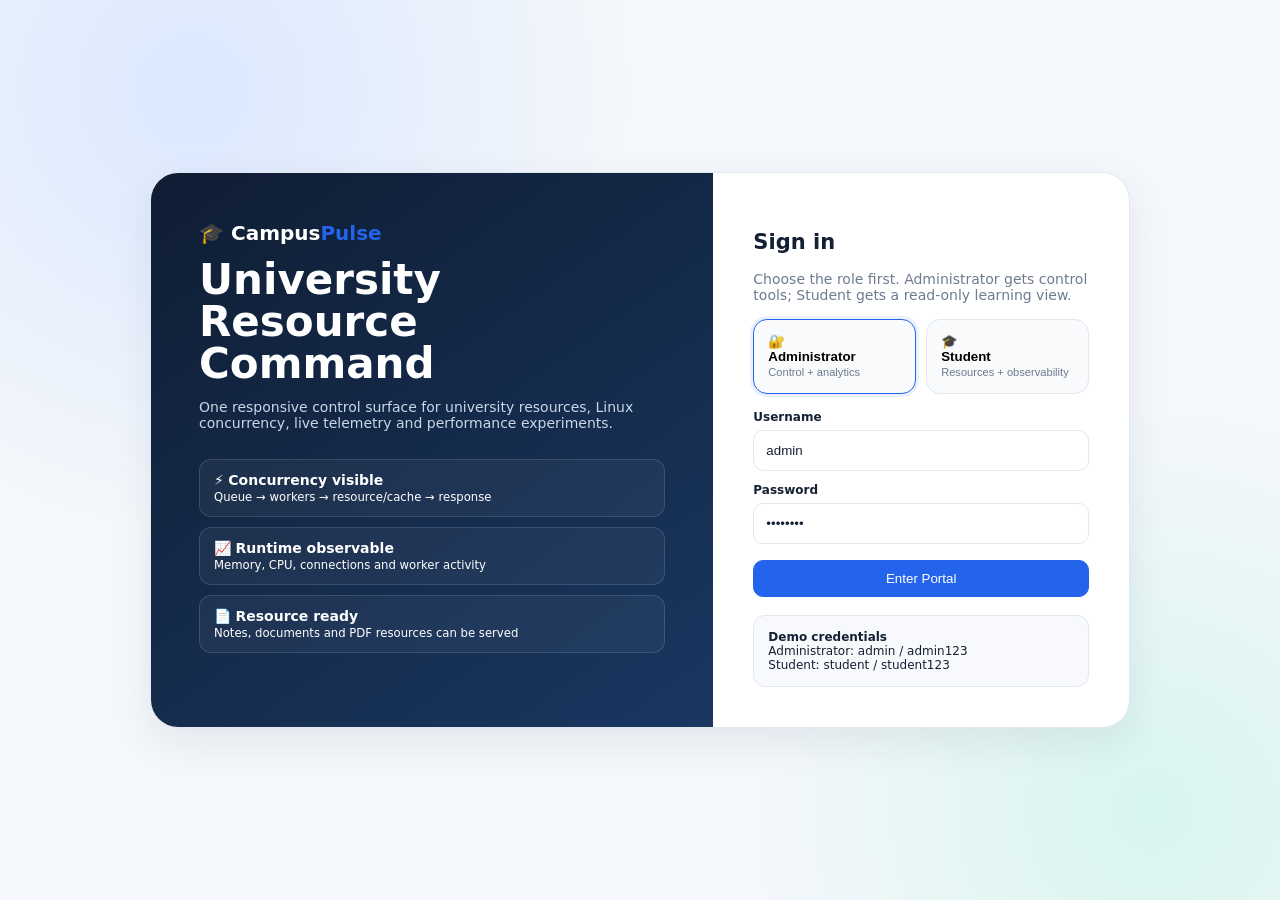
<file: University_Resource_Portal/dashboard/index.html>
<!doctype html><html><head><meta charset="utf-8"><meta name="viewport" content="width=device-width,initial-scale=1"><title>CampusPulse · UniResource</title><style>
:root{--bg:#f4f7fb;--surface:#fff;--ink:#142033;--muted:#6d7b8f;--line:#e2e8f0;--nav:#0f1d33;--nav2:#172844;--accent:#2463eb;--accent2:#18a78a;--warn:#e99b24;--danger:#d94a5b;--shadow:0 14px 40px rgba(22,38,63,.08)}*{box-sizing:border-box}body{margin:0;background:var(--bg);color:var(--ink);font:14px Inter,system-ui,sans-serif}.hidden{display:none!important}.login{min-height:100vh;display:grid;place-items:center;background:radial-gradient(circle at 15% 10%,#dbe8ff,transparent 32%),radial-gradient(circle at 90% 90%,#d8f5ef,transparent 28%),var(--bg);padding:20px}.loginbox{width:min(980px,100%);display:grid;grid-template-columns:1.15fr .85fr;background:var(--surface);border:1px solid var(--line);border-radius:28px;overflow:hidden;box-shadow:var(--shadow)}.loginhero{padding:48px;background:linear-gradient(145deg,#0f1d33,#193761);color:#fff}.loginhero h1{font-size:42px;line-height:1;margin:14px 0}.loginhero p{color:#cbd7e8;max-width:560px}.featureline{display:grid;gap:10px;margin-top:28px}.featureline div{padding:12px 14px;border:1px solid #ffffff22;border-radius:12px;background:#ffffff0c}.loginform{padding:40px}.rolepick{display:grid;grid-template-columns:1fr 1fr;gap:10px;margin:16px 0}.role{padding:14px;border:1px solid var(--line);border-radius:14px;background:#f8fafc;cursor:pointer;text-align:left}.role.active{border-color:var(--accent);box-shadow:0 0 0 3px #2463eb18}.role b{display:block}.role small{color:var(--muted)}input,select,textarea{width:100%;padding:12px;border:1px solid var(--line);border-radius:10px;background:#fff;color:var(--ink);outline:none}label{font-weight:700;font-size:12px;display:block;margin:12px 0 6px}.btn{border:1px solid var(--line);background:#fff;color:var(--ink);padding:10px 14px;border-radius:10px;cursor:pointer;transition:.2s}.btn:hover{transform:translateY(-2px);box-shadow:0 8px 18px #17284418}.btn.primary{background:var(--accent);color:#fff;border-color:var(--accent)}.btn.green{background:var(--accent2);color:#fff;border-color:var(--accent2)}.btn.danger{background:#fff1f3;color:var(--danger);border-color:#ffd1d7}.shell{display:none;min-height:100vh}.top{height:70px;background:var(--surface);border-bottom:1px solid var(--line);display:flex;align-items:center;justify-content:space-between;padding:0 24px;position:sticky;top:0;z-index:10}.brand{font-weight:900;font-size:20px}.brand span{color:var(--accent)}.topright{display:flex;gap:10px;align-items:center}.pill{padding:6px 9px;border-radius:99px;background:#eef3fb;color:#52627a;font-size:11px;font-weight:800}.dot{width:9px;height:9px;border-radius:50%;background:var(--accent2);display:inline-block}.layout{display:grid;grid-template-columns:240px 1fr}.side{background:var(--nav);min-height:calc(100vh - 70px);padding:18px;position:sticky;top:70px}.side button{width:100%;padding:12px;text-align:left;border:0;background:transparent;color:#b7c5d8;border-radius:10px;margin:3px 0;cursor:pointer}.side button:hover,.side button.active{background:var(--nav2);color:#fff}.main{padding:28px;max-width:1500px;width:100%}.section{display:none}.section.active{display:block}.title{display:flex;justify-content:space-between;gap:16px;align-items:end;margin-bottom:18px}.title h1{margin:0;font-size:30px}.muted{color:var(--muted)}.metrics{display:grid;grid-template-columns:repeat(5,1fr);gap:12px}.metric,.panel,.resource{background:var(--surface);border:1px solid var(--line);border-radius:16px;box-shadow:var(--shadow)}.metric{padding:16px;transition:.2s}.metric:hover,.resource:hover{transform:translateY(-3px)}.metric small{color:var(--muted)}.metric .num{font-size:28px;font-weight:900;margin-top:7px}.grid2{display:grid;grid-template-columns:1.35fr 1fr;gap:16px;margin-top:16px}.two{display:grid;grid-template-columns:1fr 1fr;gap:16px}.panel{padding:18px}.chart{height:230px}.chart canvas{width:100%;height:100%}.bar{height:12px;background:#edf1f6;border-radius:99px;overflow:hidden}.bar i{display:block;height:100%;background:linear-gradient(90deg,var(--accent),#63a1ff);width:0;transition:width .5s}.workers{display:grid;grid-template-columns:repeat(auto-fill,minmax(150px,1fr));gap:10px}.worker{padding:14px;border:1px solid var(--line);border-radius:12px;transition:.2s}.worker:hover{transform:scale(1.02);box-shadow:var(--shadow)}.badge{display:inline-block;padding:4px 8px;border-radius:99px;font-size:10px;font-weight:800}.good{background:#e6f7f1;color:#087b61}.busy{background:#fff4df;color:#9a6200}.bad{background:#ffe9ed;color:#b42c40}.events{max-height:480px;overflow:auto}.event{display:grid;grid-template-columns:150px 160px 1fr;gap:8px;padding:10px;border-bottom:1px solid var(--line);font:12px ui-monospace,monospace}.event b{color:var(--accent)}.resourcegrid{display:grid;grid-template-columns:repeat(auto-fit,minmax(250px,1fr));gap:14px}.resource{padding:16px}.resource h3{margin:9px 0}.actions{display:flex;gap:7px;flex-wrap:wrap;margin-top:12px}.formgrid{display:grid;grid-template-columns:1fr 1fr;gap:12px}.full{grid-column:1/-1}.explain{background:#f7f9fc;border:1px solid var(--line);border-radius:12px;padding:14px}.flow{display:flex;gap:8px;align-items:center;flex-wrap:wrap}.node{padding:10px 12px;background:#f4f7fb;border:1px solid var(--line);border-radius:10px;font-weight:700}.arrow{color:var(--accent);font-weight:900}.studentHero{padding:24px;border-radius:18px;background:linear-gradient(120deg,#11223d,#1e4c8f);color:#fff}.studentHero h1{font-size:34px;margin:0 0 8px}.studentHero p{color:#cfdbed}.studentgrid{display:grid;grid-template-columns:repeat(auto-fit,minmax(220px,1fr));gap:14px;margin-top:16px}.serverbutton{display:flex;justify-content:space-between;align-items:center}.toast{position:fixed;right:20px;bottom:20px;padding:13px 16px;background:#142033;color:#fff;border-radius:10px;box-shadow:var(--shadow);display:none;z-index:30}@media(max-width:1100px){.metrics{grid-template-columns:repeat(3,1fr)}.grid2,.two{grid-template-columns:1fr}.layout{grid-template-columns:200px 1fr}}@media(max-width:760px){.loginbox{grid-template-columns:1fr}.loginhero{padding:30px}.loginhero h1{font-size:34px}.layout{display:block}.side{position:static;min-height:auto;display:flex;overflow:auto;gap:5px}.side button{min-width:max-content}.main{padding:15px}.metrics{grid-template-columns:1fr 1fr}.top{padding:0 12px}.top .pill{display:none}.formgrid{grid-template-columns:1fr}.full{grid-column:auto}.event{grid-template-columns:1fr}.title{align-items:start;flex-direction:column}}
</style></head><body>
<div id="login" class="login"><div class="loginbox"><div class="loginhero"><div class="brand">🎓 Campus<span>Pulse</span></div><h1>University Resource Command</h1><p>One responsive control surface for university resources, Linux concurrency, live telemetry and performance experiments.</p><div class="featureline"><div>⚡ <b>Concurrency visible</b><br><small>Queue → workers → resource/cache → response</small></div><div>📈 <b>Runtime observable</b><br><small>Memory, CPU, connections and worker activity</small></div><div>📄 <b>Resource ready</b><br><small>Notes, documents and PDF resources can be served</small></div></div></div><div class="loginform"><h2>Sign in</h2><p class="muted">Choose the role first. Administrator gets control tools; Student gets a read-only learning view.</p><div class="rolepick"><button id="adminRole" class="role active" onclick="chooseRole('administrator')">🔐 <b>Administrator</b><small>Control + analytics</small></button><button id="studentRole" class="role" onclick="chooseRole('student')">🎓 <b>Student</b><small>Resources + observability</small></button></div><label>Username</label><input id="username" value="admin"><label>Password</label><input id="password" type="password" value="admin123"><button class="btn primary" style="width:100%;margin-top:16px" onclick="login()">Enter Portal</button><p id="loginMsg" class="muted" style="margin-top:14px"></p><div class="explain" style="margin-top:18px;font-size:12px"><b>Demo credentials</b><br>Administrator: admin / admin123<br>Student: student / student123</div></div></div></div>
<div id="app" class="shell"><header class="top"><div class="brand">🎓 Campus<span>Pulse</span> · UniResource</div><div class="topright"><span class="dot" id="dot"></span><span class="pill" id="rolePill">ROLE</span><span class="pill" id="serverState">SERVER</span><button class="btn" onclick="logout()">Sign out</button></div></header><div class="layout"><aside class="side" id="nav"></aside><main class="main">
<section id="student" class="section"><div class="studentHero"><h1>Student Resource Dashboard</h1><p>Read-only view of the university portal and the concurrent server that delivers it. Server controls stay with the administrator.</p><div class="serverbutton"><div><b>Server connection</b><br><small id="studentServerText">Checking…</small></div><a class="btn green" href="http://127.0.0.1:9090" target="_blank">Open Student Portal ↗</a></div></div><div class="metrics" style="margin-top:16px"><div class="metric"><small>Requests</small><div class="num" id="sReq">0</div></div><div class="metric"><small>Active Connections</small><div class="num" id="sActive">0</div></div><div class="metric"><small>Queue</small><div class="num" id="sQueue">0</div></div><div class="metric"><small>CPU</small><div class="num" id="sCpu">0%</div></div><div class="metric"><small>Memory</small><div class="num" id="sMem">0%</div></div></div><div class="grid2"><div class="panel"><h3>What happens when many students click at once?</h3><div class="flow"><span class="node">Students</span><span class="arrow">→</span><span class="node">TCP accept()</span><span class="arrow">→</span><span class="node">Bounded queue</span><span class="arrow">→</span><span class="node">Worker pool</span><span class="arrow">→</span><span class="node">Resource/cache</span><span class="arrow">→</span><span class="node">HTTP response</span></div><p class="muted">The key idea is concurrency: requests can be accepted and processed by multiple POSIX worker threads instead of waiting for one request to finish before starting the next.</p></div><div class="panel"><h3>Why is there a server button?</h3><p class="muted">Students need a portal entry point, not server-control privileges. This button opens the resource portal on port 9090. Start/stop, fault injection, worker configuration and benchmarks remain administrator actions.</p></div></div><div class="panel" style="margin-top:16px"><h3>Available resources</h3><div id="studentResources" class="resourcegrid"></div></div></section>
<section id="overview" class="section"><div class="title"><div><h1>Executive Resource Overview</h1><p class="muted">High-level view of real-time request flow, concurrency and resource delivery.</p></div><button class="btn primary adminOnly" onclick="startServer()">▶ Ensure Server Running</button></div><div class="metrics"><div class="metric"><small>Total Requests</small><div class="num" id="mReq">0</div></div><div class="metric"><small>Requests / sec</small><div class="num" id="mRps">0</div></div><div class="metric"><small>Queue</small><div class="num" id="mQueue">0</div></div><div class="metric"><small>Active Connections</small><div class="num" id="mActive">0</div></div><div class="metric"><small>Cache Hit Rate</small><div class="num" id="mCache">0%</div></div></div><div class="grid2"><div class="panel"><h3>Memory utilization</h3><div class="num" id="memPct">0%</div><div class="bar"><i id="memBar"></i></div><p class="muted" id="memText">Loading…</p><div class="chart"><canvas id="memChart"></canvas></div></div><div class="panel"><h3>Worker Digital Twin</h3><div id="workersMini" class="workers"></div></div></div><div class="grid2"><div class="panel"><h3>Request activity</h3><div class="chart"><canvas id="reqChart"></canvas></div></div><div class="panel"><h3>System facts</h3><table style="width:100%"><tbody><tr><td>Server PID</td><td id="pid">—</td></tr><tr><td>Worker pool</td><td id="workerCount">—</td></tr><tr><td>Queue capacity</td><td id="qCap">—</td></tr><tr><td>Bytes served</td><td id="bytes">—</td></tr><tr><td>Failed requests</td><td id="failed">—</td></tr></tbody></table></div></div></section>
<section id="resources" class="section"><div class="title"><div><h1>Resource Management</h1><p class="muted">CRUD plus PDF/document upload. Every action creates normal HTTP work for the same concurrent server path.</p></div><button class="btn primary adminOnly" onclick="newResource()">＋ Add Resource / PDF</button></div><div class="panel"><input id="resourceSearch" placeholder="Search title, category or description" oninput="renderResources()"><div id="resourceGrid" class="resourcegrid" style="margin-top:15px"></div></div><div id="resourceForm" class="panel hidden" style="margin-top:16px"><h3 id="formTitle">Add Resource</h3><div class="formgrid"><input id="rid" type="hidden"><div><label>Title</label><input id="rtitle"></div><div><label>Category</label><input id="rcat" placeholder="Notes / Lab / PDF"></div><div class="full"><label>Description</label><textarea id="rdesc"></textarea></div><div><label>Filename</label><input id="rfile" placeholder="example.pdf"></div><div><label>File upload</label><input id="rupload" type="file" accept=".pdf,.txt,.doc,.docx"></div></div><div class="actions"><button class="btn primary" onclick="saveResource()">Save Resource</button><button class="btn" onclick="closeForm()">Cancel</button></div></div></section>
<section id="workers" class="section"><div class="title"><div><h1>Concurrency · Worker Pool</h1><p class="muted">Producer/consumer behavior with a bounded queue, mutex and condition variable.</p></div></div><div class="panel"><div id="workersFull" class="workers"></div><div class="explain" style="margin-top:16px"><b>Viva:</b> Incoming connections are producers. The synchronized queue stores work. POSIX worker threads consume requests concurrently. This is why multiple users can access the portal at the same time.</div></div></section>
<section id="memory" class="section"><div class="title"><div><h1>Memory & CPU Observatory</h1><p class="muted">Linux telemetry used to explain what the operating system is doing while requests run.</p></div></div><div class="two"><div class="panel"><h3>Memory utilization</h3><div class="num" id="memBig">0%</div><p id="memDetailed" class="muted">—</p><div class="chart"><canvas id="memChart2"></canvas></div></div><div class="panel"><h3>CPU utilization</h3><div class="num" id="cpuBig">0%</div><p id="cpuDetailed" class="muted">Read from Linux /proc/stat.</p><div class="chart"><canvas id="cpuChart"></canvas></div></div></div><div class="panel" style="margin-top:16px"><h3>Memory components</h3><table style="width:100%"><tbody><tr><td>Total</td><td id="mtotal">—</td></tr><tr><td>Available</td><td id="mavailable">—</td></tr><tr><td>Used</td><td id="mused">—</td></tr><tr><td>Free</td><td id="mfree">—</td></tr><tr><td>Buffers</td><td id="mbuf">—</td></tr><tr><td>Cached</td><td id="mcache">—</td></tr><tr><td>Server RSS</td><td id="mrss">—</td></tr><tr><td>Server threads</td><td id="mthreads">—</td></tr></tbody></table></div><div class="explain" style="margin-top:16px">Memory is calculated from Linux <code>/proc/meminfo</code> using Total − Available. CPU utilization is derived from the Linux aggregate CPU counters in <code>/proc/stat</code>. The rolling graphs make resource behavior visible while benchmark or multi-user traffic is running.</div></section>
<section id="events" class="section"><div class="title"><div><h1>Live Event Timeline</h1><p class="muted">The bridge between a dashboard click and the underlying C server behavior.</p></div><button class="btn" onclick="refresh()">↻ Refresh</button></div><div class="panel"><div id="eventsList" class="events"></div></div></section>
<section id="fault" class="section"><div class="title"><div><h1>Fault Laboratory</h1><p class="muted">Controlled worker failure and supervisor replacement.</p></div></div><div class="two"><div class="panel"><h3>Inject worker fault</h3><p class="muted">SIGUSR1 requests a controlled worker fault. The supervisor observes the missing worker and creates a replacement.</p><button class="btn danger adminOnly" onclick="fault()">⚠ Inject Worker Fault</button><div id="faultResult" class="explain" style="margin-top:14px">Ready.</div></div><div class="panel"><h3>Server lifecycle</h3><p class="muted">Clean shutdown and restart are administrator operations so the student path remains read-only.</p><button class="btn adminOnly" onclick="stopServer()">Stop Server</button></div></div></section>
<section id="perf" class="section"><div class="title"><div><h1>Performance Laboratory</h1><p class="muted">Benchmark = a controlled, repeatable workload used to measure how concurrency configuration changes throughput.</p></div></div><div class="two"><div class="panel"><label>Worker count</label><select id="perfWorkers"><option>1</option><option>2</option><option>4</option><option selected>8</option><option>16</option></select><label>Concurrent requests</label><input id="perfRequests" type="number" value="100" min="1" max="1000"><button class="btn primary adminOnly" style="margin-top:14px" onclick="runPerf()">🚀 Run Benchmark</button><div id="perfResult" class="explain" style="margin-top:14px">Keep the request count the same when comparing worker configurations.</div></div><div class="panel"><h3>What does the benchmark prove?</h3><ul class="muted"><li>It creates concurrent HTTP requests to <code>/health</code>.</li><li>It measures elapsed time, successful requests and requests/sec.</li><li>Repeat the same workload with 1, 2, 4 and 8 workers.</li><li>Observe queue, CPU, memory, active connections and errors alongside throughput.</li><li>Results are measured on the machine running the project; they are not fixed claims.</li></ul></div></div></section>
</main></div></div><div id="toast" class="toast"></div><script>
let role=null,state={events:[],resources:[],memoryHistory:[],cpuHistory:[],requestHistory:[]},selectedRole='administrator',lastReq=0,lastTime=Date.now();const $=id=>document.getElementById(id),fmt=n=>{if(n===undefined||n===null)return'—';let u=['B','KB','MB','GB','TB'],i=0;while(n>=1024&&i<u.length-1){n/=1024;i++}return n.toFixed(i?1:0)+' '+u[i]};
function chooseRole(r){selectedRole=r;adminRole.classList.toggle('active',r==='administrator');studentRole.classList.toggle('active',r==='student');username.value=r==='administrator'?'admin':'student';password.value=r==='administrator'?'admin123':'student123'}
async function api(url,opt={}){let r=await fetch(url,{headers:{'Content-Type':'application/json'},...opt});let d=await r.json().catch(()=>({error:'Invalid response'}));if(!r.ok)throw Error(d.error||'Request failed');return d}
async function login(){loginMsg.textContent='Signing in…';try{let d=await api('/api/login',{method:'POST',body:JSON.stringify({username:username.value,password:password.value})});role=d.role;login.style.display='none';app.style.display='block';buildNav();await refresh();show(role==='administrator'?'overview':'student');toast('Signed in as '+role)}catch(e){loginMsg.textContent=e.message}}
async function logout(){try{await api('/api/logout',{method:'POST',body:'{}'})}catch{}location.reload()}
function buildNav(){let items=role==='administrator'?[['overview','▦ Overview'],['resources','▤ Resources'],['workers','⚙ Concurrency'],['memory','◉ Memory & CPU'],['events','ϟ Live Events'],['fault','⚠ Fault Lab'],['perf','↗ Performance Lab']]:[['student','⌂ Student Dashboard'],['resources','▤ Resources'],['memory','◉ Server Observability'],['events','ϟ Live Events']];nav.innerHTML=items.map(([id,t])=>`<button data-tab="${id}">${t}</button>`).join('');nav.querySelectorAll('button').forEach(b=>b.onclick=()=>show(b.dataset.tab))}
function show(id){document.querySelectorAll('.side button').forEach(b=>b.classList.toggle('active',b.dataset.tab===id));document.querySelectorAll('.section').forEach(s=>s.classList.remove('active'));$(id)?.classList.add('active');if(id==='resources')renderResources();if(id==='student')renderStudentResources()}
function draw(c,data,label){if(!c)return;let dpr=devicePixelRatio||1,w=c.clientWidth,h=c.clientHeight;c.width=w*dpr;c.height=h*dpr;let x=c.getContext('2d');x.scale(dpr,dpr);x.clearRect(0,0,w,h);x.strokeStyle='#e2e8f0';for(let i=0;i<5;i++){let y=18+i*(h-42)/4;x.beginPath();x.moveTo(30,y);x.lineTo(w-8,y);x.stroke()}if(data.length<2)return;let max=Math.max(...data,1),min=Math.min(...data,0),range=max-min||1;x.strokeStyle='#2463eb';x.lineWidth=3;x.beginPath();data.forEach((v,i)=>{let px=30+i*(w-40)/(data.length-1),py=h-22-(v-min)/range*(h-48);i?x.lineTo(px,py):x.moveTo(px,py)});x.stroke();x.fillStyle='#6d7b8f';x.font='11px system-ui';x.fillText(label,32,13)}
function renderWorkers(target='workersMini'){let ws=state.metrics?.worker_states||[];$(target).innerHTML=ws.map(w=>`<div class="worker"><b>W${w.id}</b><span class="badge ${w.alive?(w.busy?'busy':'good'):'bad'}" style="float:right">${w.alive?(w.busy?'BUSY':'IDLE'):'FAILED'}</span><div class="muted" style="margin-top:12px">${w.requests} requests</div></div>`).join('')||'<p class="muted">No workers reported.</p>'}
function renderEvents(){let ev=state.events.slice(-100).reverse();eventsList.innerHTML=ev.map(e=>`<div class="event"><span>${e.timestamp||''}</span><b>${e.event||''}</b><span>${e.detail||''}</span></div>`).join('')||'<p class="muted">No events yet.</p>'}
function card(r,admin=false){let isPdf=(r.filename||'').toLowerCase().endsWith('.pdf');return `<article class="resource"><span class="badge good">${r.category||'Other'}</span> ${isPdf?'<span class="badge busy">PDF</span>':''}<h3>${r.title}</h3><p class="muted">${r.description||''}</p><small>${r.filename} · ${fmt(r.size)}</small><div class="actions"><a class="btn" href="http://127.0.0.1:9090/resource/${encodeURIComponent(r.filename)}" target="_blank">${isPdf?'View PDF':'View'}</a><a class="btn" download href="http://127.0.0.1:9090/resource/${encodeURIComponent(r.filename)}">Download</a>${admin?`<button class="btn" onclick='editResource(${JSON.stringify(r.id)})'>Edit</button><button class="btn danger" onclick='deleteResource(${JSON.stringify(r.id)})'>Delete</button>`:''}</div></article>`}
function renderResources(){let q=($('resourceSearch')?.value||'').toLowerCase();resourceGrid.innerHTML=state.resources.filter(r=>JSON.stringify(r).toLowerCase().includes(q)).map(r=>card(r,role==='administrator')).join('')||'<p class="muted">No resources.</p>'}
function renderStudentResources(){studentResources.innerHTML=state.resources.map(r=>card(r,false)).join('')}
async function refresh(){try{let s=await api('/api/status');state={...state,...s,metrics:s.metrics};let m=s.metrics||{},mem=s.memory||{};serverState.textContent=m.server_running?'SERVER RUNNING':'SERVER STOPPED';dot.style.background=m.server_running?'#18a78a':'#d94a5b';rolePill.textContent=role.toUpperCase();let now=Date.now(),dt=(now-lastTime)/1000;let rps=dt>0?Math.max(0,((m.requests_total||0)-lastReq)/dt):0;lastReq=m.requests_total||0;lastTime=now;mReq.textContent=m.requests_total||0;mRps.textContent=rps.toFixed(1);mQueue.textContent=(m.queue_size||0)+' / '+(m.queue_capacity||0);mActive.textContent=m.active_connections||0;let hit=m.cache_hits||0,miss=m.cache_misses||0;mCache.textContent=(hit+miss?hit/(hit+miss)*100:0).toFixed(1)+'%';pid.textContent=mem.process?.pid||'—';workerCount.textContent=m.workers||0;qCap.textContent=m.queue_capacity||0;bytes.textContent=fmt(m.bytes_sent||0);failed.textContent=m.requests_failed||0;let pct=mem.used_percent||0;memPct.textContent=pct.toFixed(1)+'%';memBig.textContent=pct.toFixed(1)+'%';memBar.style.width=pct+'%';memText.textContent=`Used ${fmt(mem.used)} of ${fmt(mem.total)} · Available ${fmt(mem.available)}`;memDetailed.textContent=`Total ${fmt(mem.total)} · Available ${fmt(mem.available)} · Used ${fmt(mem.used)}`;cpuBig.textContent=(mem.cpu_percent||0).toFixed(1)+'%';cpuDetailed.textContent=`Linux /proc/stat · server threads ${mem.process?.threads||0}`;['mtotal','mavailable','mused','mfree','mbuf','mcache','mrss','mthreads'].forEach((id,i)=>$(id).textContent=fmt([mem.total,mem.available,mem.used,mem.free,mem.buffers,mem.cached,mem.process?.rss,mem.process?.threads][i]));state.memoryHistory.push(pct);state.cpuHistory.push(mem.cpu_percent||0);state.requestHistory.push(m.requests_total||0);for(let k of ['memoryHistory','cpuHistory','requestHistory'])if(state[k].length>60)state[k].shift();draw(memChart,state.memoryHistory,'Used memory %');draw(memChart2,state.memoryHistory,'Used memory %');draw(cpuChart,state.cpuHistory,'CPU %');draw(reqChart,state.requestHistory,'Total requests');renderWorkers();renderWorkers('workersFull');renderEvents();renderResources();renderStudentResources();sReq.textContent=m.requests_total||0;sActive.textContent=m.active_connections||0;sQueue.textContent=m.queue_size||0;sCpu.textContent=(mem.cpu_percent||0).toFixed(1)+'%';sMem.textContent=pct.toFixed(1)+'%';studentServerText.textContent=m.server_running?'Connected to concurrent C server on port 9090':'Server is stopped';document.querySelectorAll('.adminOnly').forEach(x=>x.classList.toggle('hidden',role!=='administrator'))}catch(e){if(e.message.includes('Login'))location.reload()}}
async function startServer(){await api('/api/start',{method:'POST',body:JSON.stringify({workers:8})});toast('Server ensured running');setTimeout(refresh,500)}async function stopServer(){await api('/api/stop',{method:'POST',body:'{}'});toast('Shutdown requested');setTimeout(refresh,700)}
function newResource(){resourceForm.classList.remove('hidden');formTitle.textContent='Add Resource / PDF';['rid','rtitle','rcat','rdesc','rfile'].forEach(x=>$(x).value='');rupload.value=''}function closeForm(){resourceForm.classList.add('hidden')}
async function saveResource(){let file=rupload.files[0],data={title:rtitle.value,category:rcat.value,description:rdesc.value,filename:rfile.value};if(file){data.filename=file.name;let bytes=new Uint8Array(await file.arrayBuffer()),bin='';for(let i=0;i<bytes.length;i+=0x8000)bin+=String.fromCharCode(...bytes.subarray(i,i+0x8000));data.content=btoa(bin);data.base64=true}else if(!data.filename)data.filename='resource.txt';let id=rid.value;await api(id?'/api/resources/'+id:'/api/resources',{method:id?'PUT':'POST',body:JSON.stringify(data)});closeForm();await refresh();toast('Resource saved')}
function editResource(id){let r=state.resources.find(x=>x.id===id);if(!r)return;resourceForm.classList.remove('hidden');formTitle.textContent='Edit Resource';rid.value=r.id;rtitle.value=r.title;rcat.value=r.category;rdesc.value=r.description||'';rfile.value=r.filename;rupload.value=''}async function deleteResource(id){if(!confirm('Delete this resource and its file?'))return;await api('/api/resources/'+id,{method:'DELETE',body:'{}'});refresh();toast('Resource deleted')}
async function fault(){let r=await api('/api/fault',{method:'POST',body:'{}'});faultResult.textContent=r.message||'Fault requested. Watch workers and events.';setTimeout(refresh,500)}async function runPerf(){let workers=+perfWorkers.value,requests=+perfRequests.value;await api('/api/start',{method:'POST',body:JSON.stringify({workers})});perfResult.textContent='Running benchmark…';let r=await api('/api/performance',{method:'POST',body:JSON.stringify({workers,requests})});perfResult.innerHTML=`<b>${r.requests_per_second.toFixed(1)} requests/sec</b><br>Success: ${r.success} · Errors: ${r.errors} · Elapsed: ${r.elapsed.toFixed(3)} s`;refresh()}
function toast(t){toastEl=$('toast');toastEl.textContent=t;toastEl.style.display='block';clearTimeout(window._toast);window._toast=setTimeout(()=>toastEl.style.display='none',1800)}setInterval(()=>{if(role)refresh()},1000);
</script></body></html>
</file>
